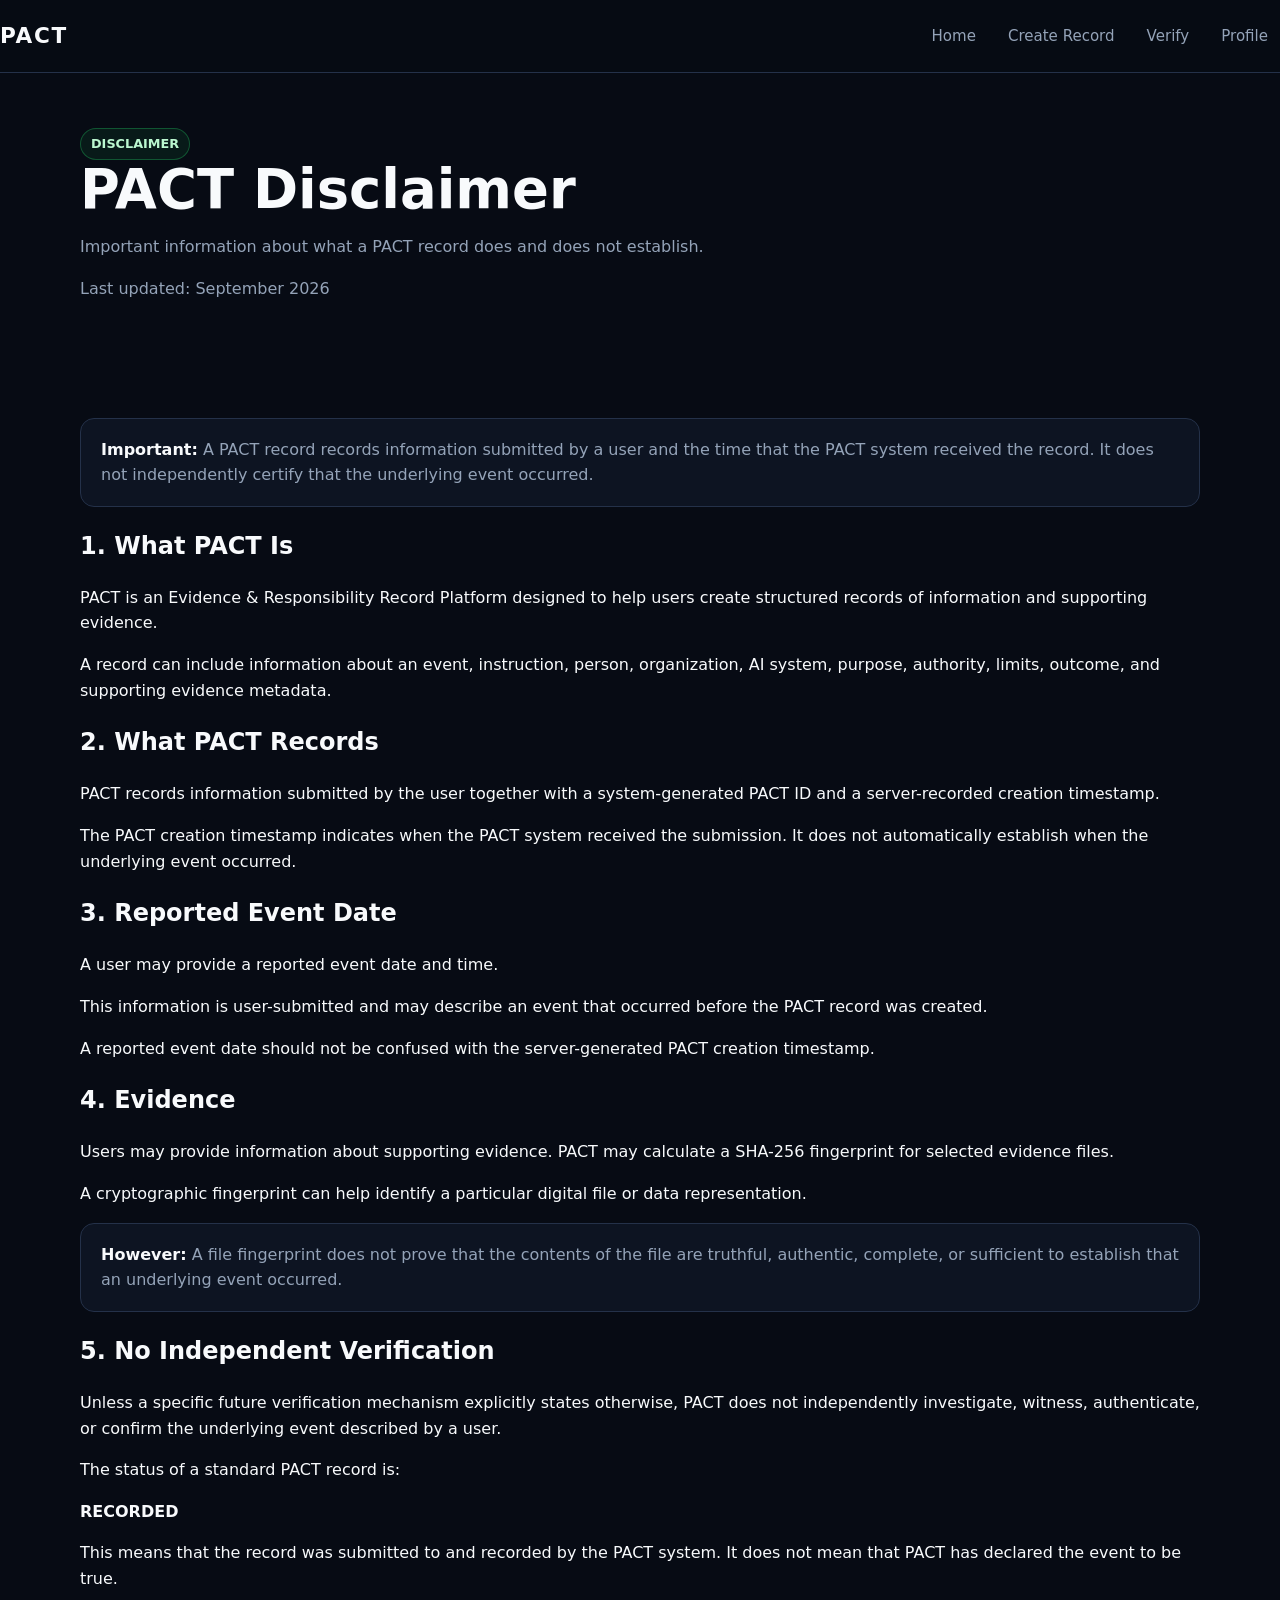
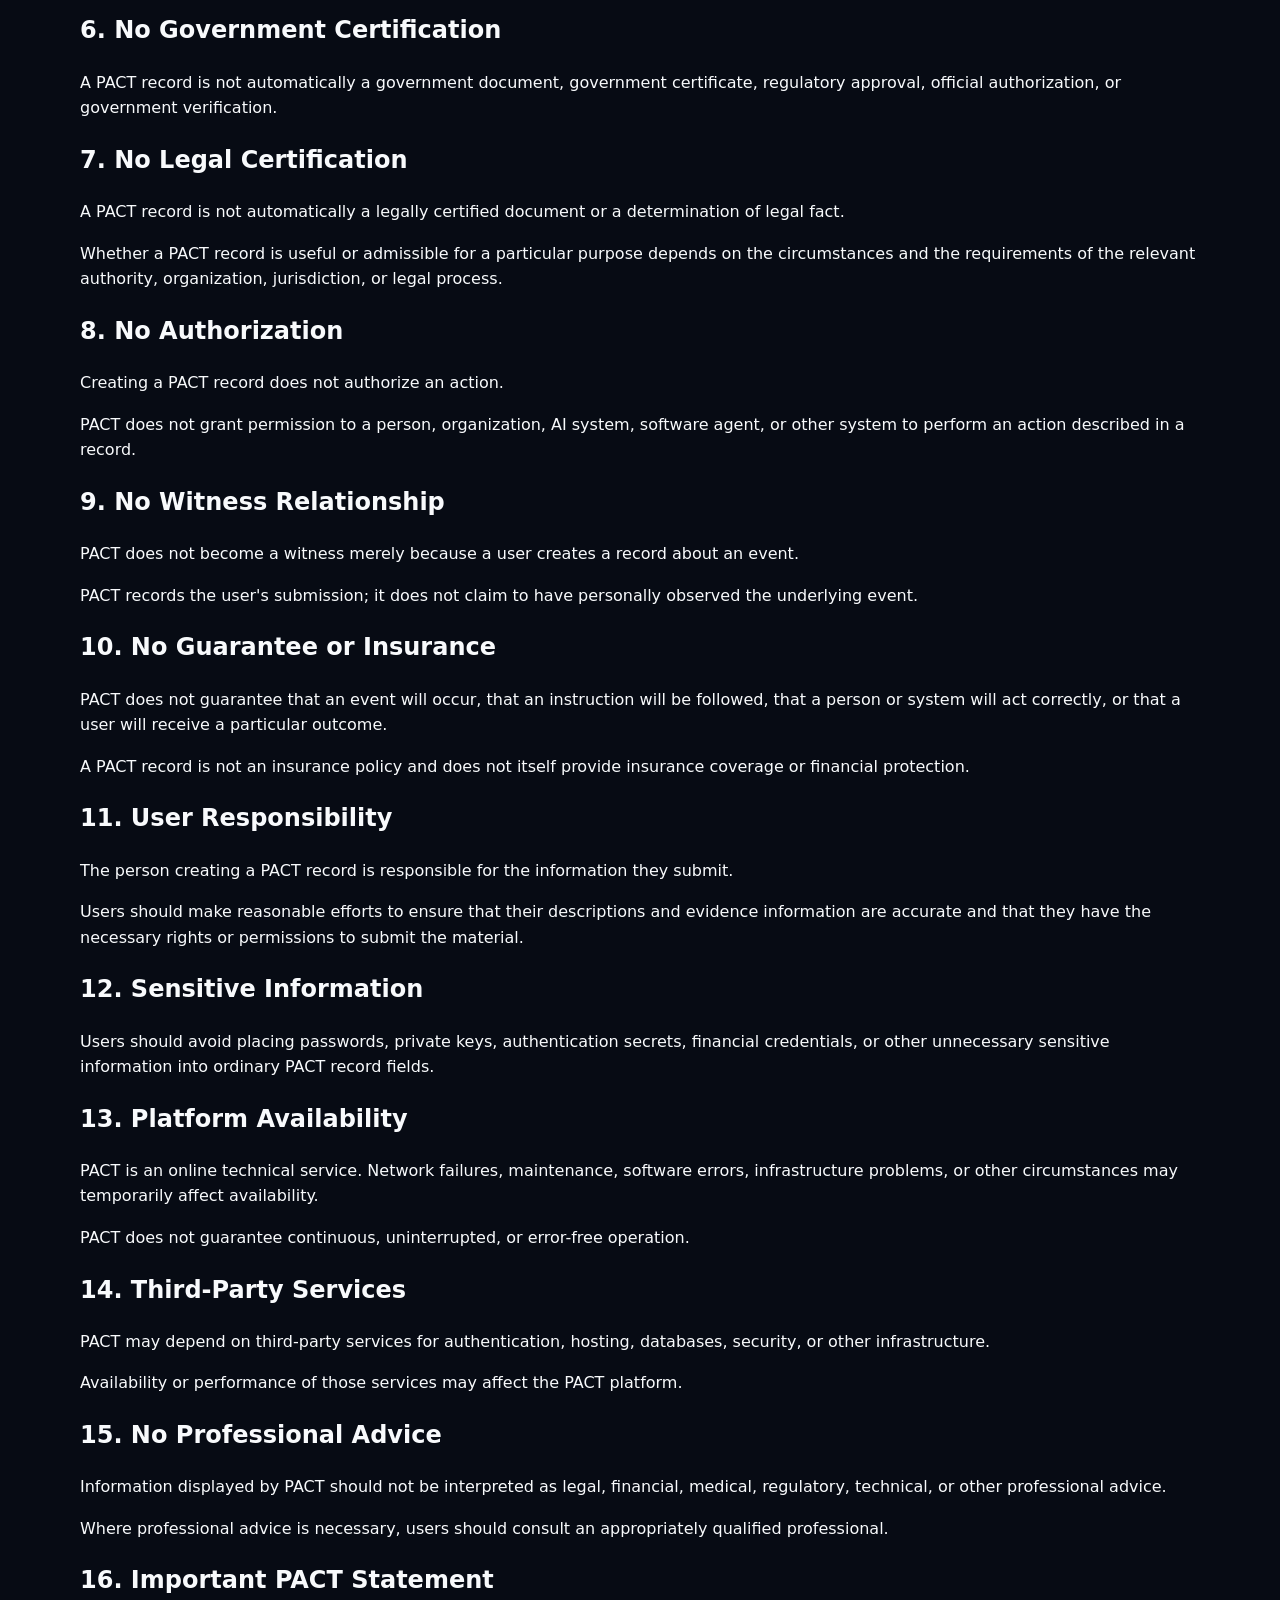
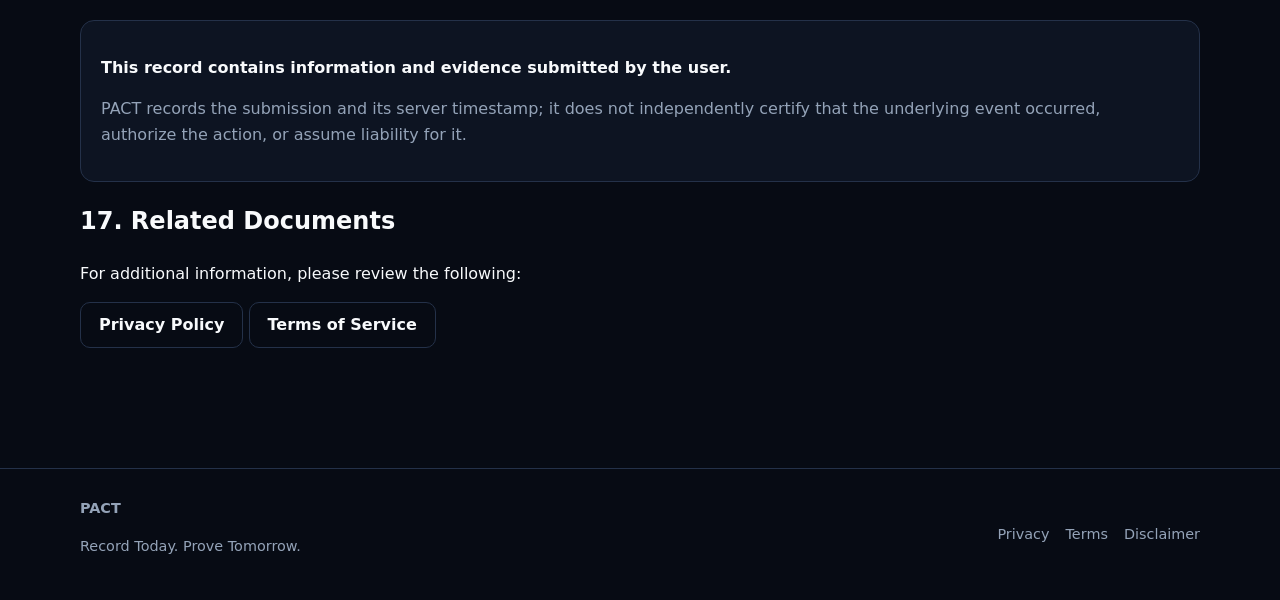
<file: PACT-Evidence/disclaimer.html>
<!DOCTYPE html>
<html lang="en">
<head>
  <meta charset="UTF-8">

  <meta
    name="viewport"
    content="width=device-width, initial-scale=1.0"
  >

  <meta
    name="description"
    content="PACT Disclaimer — Important information about PACT records, evidence, timestamps, verification, and platform responsibility."
  >

  <meta
    name="robots"
    content="index, follow"
  >

  <title>Disclaimer — PACT</title>

  <link
    rel="stylesheet"
    href="./styles.css"
  >
</head>

<body>

  <!-- Navigation -->
  <nav class="nav">
    <div class="nav-inner">

      <a
        href="./index.html"
        class="brand"
        aria-label="PACT Home"
      >
        PACT
      </a>

      <div class="navlinks">
        <a href="./index.html">Home</a>
        <a href="./create.html">Create Record</a>
        <a href="./verify.html">Verify</a>
        <a href="./profile.html">Profile</a>
      </div>

    </div>
  </nav>


  <!-- Main -->
  <main>

    <section class="page-header">
      <div class="container">

        <div class="badge">
          DISCLAIMER
        </div>

        <h1>
          PACT Disclaimer
        </h1>

        <p>
          Important information about what a PACT record does
          and does not establish.
        </p>

        <p class="muted">
          Last updated: September 2026
        </p>

      </div>
    </section>


    <section class="section">
      <div class="container">

        <div class="content-card">

          <div class="notice">
            <strong>Important:</strong>
            A PACT record records information submitted by a user
            and the time that the PACT system received the record.
            It does not independently certify that the underlying
            event occurred.
          </div>


          <h2>1. What PACT Is</h2>

          <p>
            PACT is an Evidence &amp; Responsibility Record Platform
            designed to help users create structured records of
            information and supporting evidence.
          </p>

          <p>
            A record can include information about an event,
            instruction, person, organization, AI system, purpose,
            authority, limits, outcome, and supporting evidence
            metadata.
          </p>


          <h2>2. What PACT Records</h2>

          <p>
            PACT records information submitted by the user together
            with a system-generated PACT ID and a server-recorded
            creation timestamp.
          </p>

          <p>
            The PACT creation timestamp indicates when the PACT system
            received the submission. It does not automatically establish
            when the underlying event occurred.
          </p>


          <h2>3. Reported Event Date</h2>

          <p>
            A user may provide a reported event date and time.
          </p>

          <p>
            This information is user-submitted and may describe an
            event that occurred before the PACT record was created.
          </p>

          <p>
            A reported event date should not be confused with the
            server-generated PACT creation timestamp.
          </p>


          <h2>4. Evidence</h2>

          <p>
            Users may provide information about supporting evidence.
            PACT may calculate a SHA-256 fingerprint for selected
            evidence files.
          </p>

          <p>
            A cryptographic fingerprint can help identify a particular
            digital file or data representation.
          </p>

          <div class="notice">
            <strong>However:</strong>
            A file fingerprint does not prove that the contents of the
            file are truthful, authentic, complete, or sufficient to
            establish that an underlying event occurred.
          </div>


          <h2>5. No Independent Verification</h2>

          <p>
            Unless a specific future verification mechanism explicitly
            states otherwise, PACT does not independently investigate,
            witness, authenticate, or confirm the underlying event
            described by a user.
          </p>

          <p>
            The status of a standard PACT record is:
          </p>

          <p>
            <strong>RECORDED</strong>
          </p>

          <p>
            This means that the record was submitted to and recorded
            by the PACT system. It does not mean that PACT has declared
            the event to be true.
          </p>


          <h2>6. No Government Certification</h2>

          <p>
            A PACT record is not automatically a government document,
            government certificate, regulatory approval, official
            authorization, or government verification.
          </p>


          <h2>7. No Legal Certification</h2>

          <p>
            A PACT record is not automatically a legally certified
            document or a determination of legal fact.
          </p>

          <p>
            Whether a PACT record is useful or admissible for a
            particular purpose depends on the circumstances and the
            requirements of the relevant authority, organization,
            jurisdiction, or legal process.
          </p>


          <h2>8. No Authorization</h2>

          <p>
            Creating a PACT record does not authorize an action.
          </p>

          <p>
            PACT does not grant permission to a person, organization,
            AI system, software agent, or other system to perform an
            action described in a record.
          </p>


          <h2>9. No Witness Relationship</h2>

          <p>
            PACT does not become a witness merely because a user
            creates a record about an event.
          </p>

          <p>
            PACT records the user's submission; it does not claim to
            have personally observed the underlying event.
          </p>


          <h2>10. No Guarantee or Insurance</h2>

          <p>
            PACT does not guarantee that an event will occur, that an
            instruction will be followed, that a person or system will
            act correctly, or that a user will receive a particular
            outcome.
          </p>

          <p>
            A PACT record is not an insurance policy and does not itself
            provide insurance coverage or financial protection.
          </p>


          <h2>11. User Responsibility</h2>

          <p>
            The person creating a PACT record is responsible for the
            information they submit.
          </p>

          <p>
            Users should make reasonable efforts to ensure that their
            descriptions and evidence information are accurate and that
            they have the necessary rights or permissions to submit
            the material.
          </p>


          <h2>12. Sensitive Information</h2>

          <p>
            Users should avoid placing passwords, private keys,
            authentication secrets, financial credentials, or other
            unnecessary sensitive information into ordinary PACT
            record fields.
          </p>


          <h2>13. Platform Availability</h2>

          <p>
            PACT is an online technical service. Network failures,
            maintenance, software errors, infrastructure problems, or
            other circumstances may temporarily affect availability.
          </p>

          <p>
            PACT does not guarantee continuous, uninterrupted, or
            error-free operation.
          </p>


          <h2>14. Third-Party Services</h2>

          <p>
            PACT may depend on third-party services for authentication,
            hosting, databases, security, or other infrastructure.
          </p>

          <p>
            Availability or performance of those services may affect
            the PACT platform.
          </p>


          <h2>15. No Professional Advice</h2>

          <p>
            Information displayed by PACT should not be interpreted as
            legal, financial, medical, regulatory, technical, or other
            professional advice.
          </p>

          <p>
            Where professional advice is necessary, users should
            consult an appropriately qualified professional.
          </p>


          <h2>16. Important PACT Statement</h2>

          <div class="notice">

            <p>
              <strong>
                This record contains information and evidence
                submitted by the user.
              </strong>
            </p>

            <p>
              PACT records the submission and its server timestamp;
              it does not independently certify that the underlying
              event occurred, authorize the action, or assume
              liability for it.
            </p>

          </div>


          <h2>17. Related Documents</h2>

          <p>
            For additional information, please review the following:
          </p>

          <div class="button-row">

            <a
              href="./privacy.html"
              class="btn btn-ghost"
            >
              Privacy Policy
            </a>

            <a
              href="./terms.html"
              class="btn btn-ghost"
            >
              Terms of Service
            </a>

          </div>

        </div>

      </div>
    </section>

  </main>


  <!-- Footer -->
  <footer class="footer">

    <div class="container footer-inner">

      <div>

        <strong>PACT</strong>

        <p>
          Record Today. Prove Tomorrow.
        </p>

      </div>

      <div class="footer-links">

        <a href="./privacy.html">
          Privacy
        </a>

        <a href="./terms.html">
          Terms
        </a>

        <a href="./disclaimer.html">
          Disclaimer
        </a>

      </div>

    </div>

  </footer>

</body>
</html>
</file>
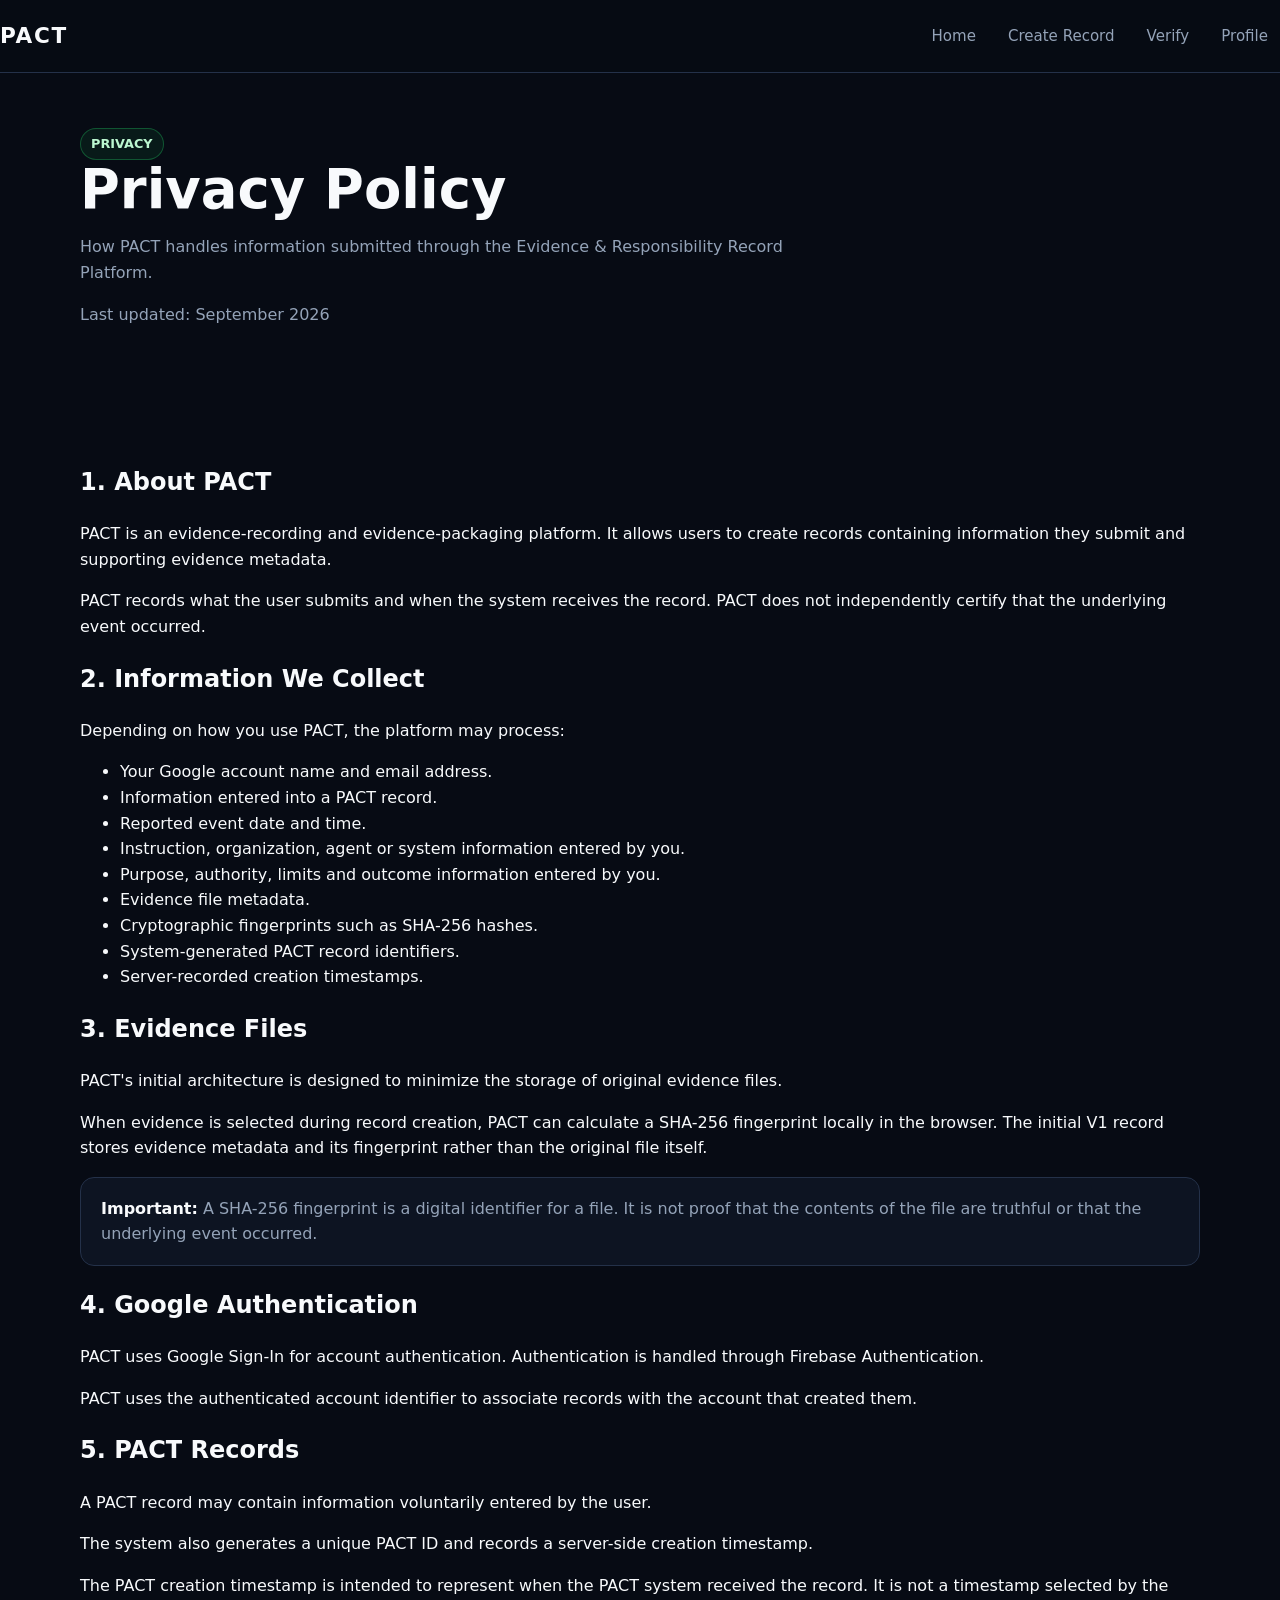
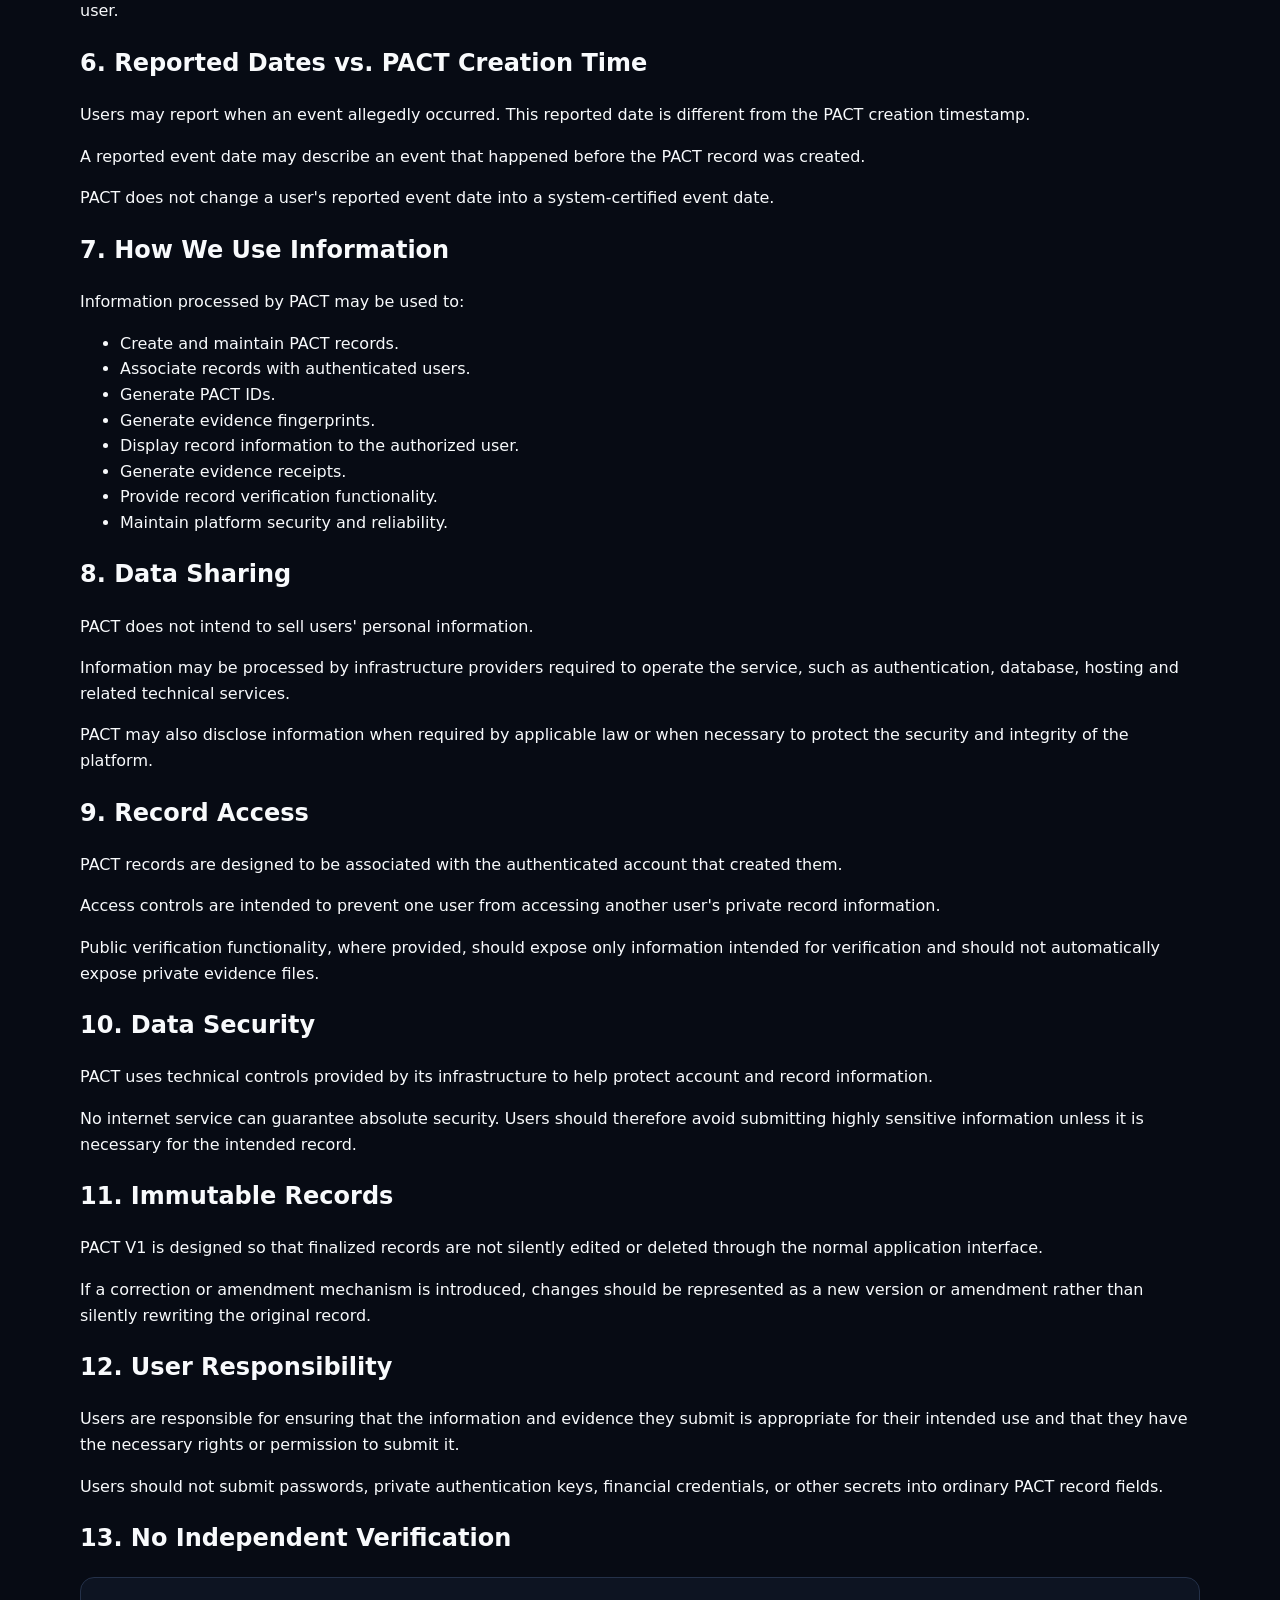
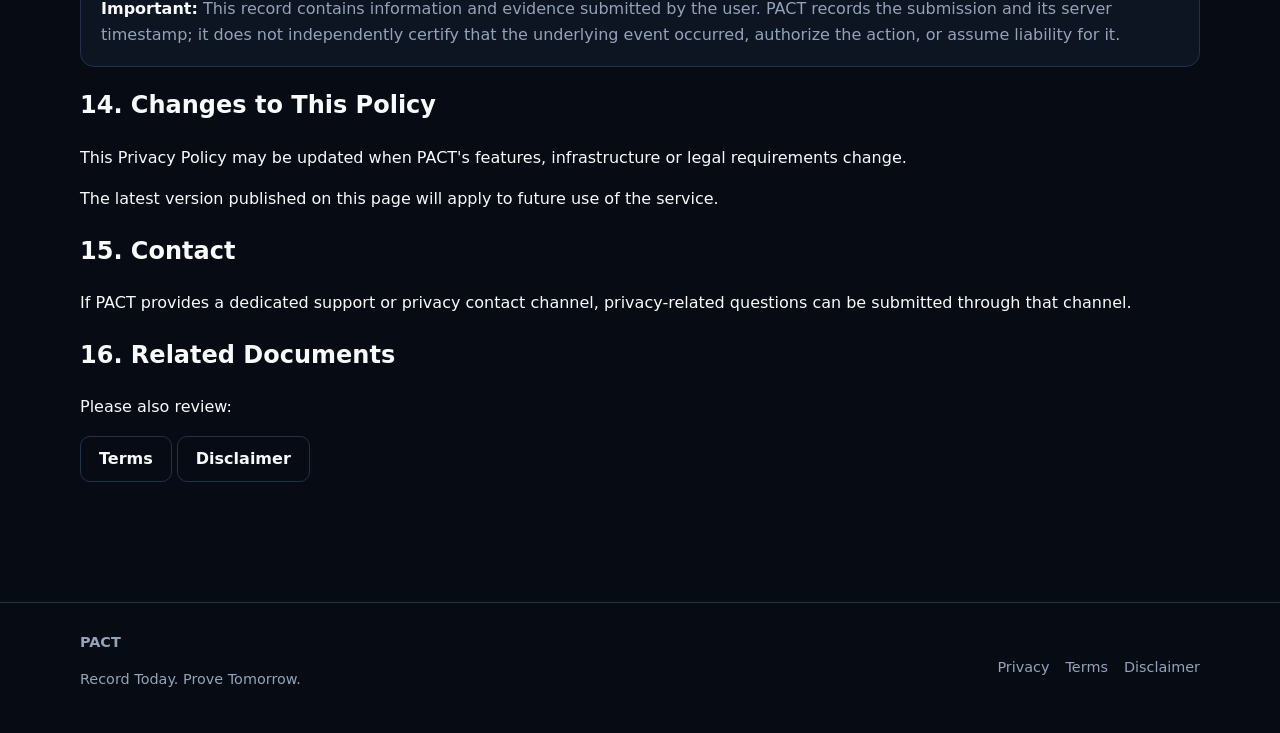
<file: PACT-Evidence/privacy.html>
<!DOCTYPE html>
<html lang="en">
<head>
  <meta charset="UTF-8" />

  <meta
    name="viewport"
    content="width=device-width, initial-scale=1.0"
  />

  <meta
    name="description"
    content="PACT Privacy Policy — Learn how PACT handles account information, records, evidence metadata, timestamps, and privacy."
  />

  <meta
    name="robots"
    content="index, follow"
  />

  <title>Privacy Policy — PACT</title>

  <link
    rel="stylesheet"
    href="./styles.css"
  />
</head>

<body>

  <!-- Navigation -->
  <nav class="nav">
    <div class="nav-inner">

      <a
        href="./index.html"
        class="brand"
        aria-label="PACT Home"
      >
        PACT
      </a>

      <div class="navlinks">
        <a href="./index.html">Home</a>
        <a href="./create.html">Create Record</a>
        <a href="./verify.html">Verify</a>
        <a href="./profile.html">Profile</a>
      </div>

    </div>
  </nav>


  <!-- Main Content -->
  <main>

    <section class="page-header">
      <div class="container">

        <div class="badge">
          PRIVACY
        </div>

        <h1>
          Privacy Policy
        </h1>

        <p>
          How PACT handles information submitted through the
          Evidence &amp; Responsibility Record Platform.
        </p>

        <p class="muted">
          Last updated: September 2026
        </p>

      </div>
    </section>


    <section class="section">
      <div class="container">

        <div class="content-card">

          <h2>1. About PACT</h2>

          <p>
            PACT is an evidence-recording and evidence-packaging
            platform. It allows users to create records containing
            information they submit and supporting evidence metadata.
          </p>

          <p>
            PACT records what the user submits and when the system
            receives the record. PACT does not independently certify
            that the underlying event occurred.
          </p>


          <h2>2. Information We Collect</h2>

          <p>
            Depending on how you use PACT, the platform may process:
          </p>

          <ul>
            <li>Your Google account name and email address.</li>
            <li>Information entered into a PACT record.</li>
            <li>Reported event date and time.</li>
            <li>Instruction, organization, agent or system information entered by you.</li>
            <li>Purpose, authority, limits and outcome information entered by you.</li>
            <li>Evidence file metadata.</li>
            <li>Cryptographic fingerprints such as SHA-256 hashes.</li>
            <li>System-generated PACT record identifiers.</li>
            <li>Server-recorded creation timestamps.</li>
          </ul>


          <h2>3. Evidence Files</h2>

          <p>
            PACT's initial architecture is designed to minimize the
            storage of original evidence files.
          </p>

          <p>
            When evidence is selected during record creation, PACT
            can calculate a SHA-256 fingerprint locally in the browser.
            The initial V1 record stores evidence metadata and its
            fingerprint rather than the original file itself.
          </p>

          <div class="notice">
            <strong>Important:</strong>
            A SHA-256 fingerprint is a digital identifier for a file.
            It is not proof that the contents of the file are truthful
            or that the underlying event occurred.
          </div>


          <h2>4. Google Authentication</h2>

          <p>
            PACT uses Google Sign-In for account authentication.
            Authentication is handled through Firebase Authentication.
          </p>

          <p>
            PACT uses the authenticated account identifier to associate
            records with the account that created them.
          </p>


          <h2>5. PACT Records</h2>

          <p>
            A PACT record may contain information voluntarily entered
            by the user.
          </p>

          <p>
            The system also generates a unique PACT ID and records a
            server-side creation timestamp.
          </p>

          <p>
            The PACT creation timestamp is intended to represent when
            the PACT system received the record. It is not a timestamp
            selected by the user.
          </p>


          <h2>6. Reported Dates vs. PACT Creation Time</h2>

          <p>
            Users may report when an event allegedly occurred. This
            reported date is different from the PACT creation timestamp.
          </p>

          <p>
            A reported event date may describe an event that happened
            before the PACT record was created.
          </p>

          <p>
            PACT does not change a user's reported event date into a
            system-certified event date.
          </p>


          <h2>7. How We Use Information</h2>

          <p>
            Information processed by PACT may be used to:
          </p>

          <ul>
            <li>Create and maintain PACT records.</li>
            <li>Associate records with authenticated users.</li>
            <li>Generate PACT IDs.</li>
            <li>Generate evidence fingerprints.</li>
            <li>Display record information to the authorized user.</li>
            <li>Generate evidence receipts.</li>
            <li>Provide record verification functionality.</li>
            <li>Maintain platform security and reliability.</li>
          </ul>


          <h2>8. Data Sharing</h2>

          <p>
            PACT does not intend to sell users' personal information.
          </p>

          <p>
            Information may be processed by infrastructure providers
            required to operate the service, such as authentication,
            database, hosting and related technical services.
          </p>

          <p>
            PACT may also disclose information when required by
            applicable law or when necessary to protect the security
            and integrity of the platform.
          </p>


          <h2>9. Record Access</h2>

          <p>
            PACT records are designed to be associated with the
            authenticated account that created them.
          </p>

          <p>
            Access controls are intended to prevent one user from
            accessing another user's private record information.
          </p>

          <p>
            Public verification functionality, where provided, should
            expose only information intended for verification and
            should not automatically expose private evidence files.
          </p>


          <h2>10. Data Security</h2>

          <p>
            PACT uses technical controls provided by its infrastructure
            to help protect account and record information.
          </p>

          <p>
            No internet service can guarantee absolute security.
            Users should therefore avoid submitting highly sensitive
            information unless it is necessary for the intended record.
          </p>


          <h2>11. Immutable Records</h2>

          <p>
            PACT V1 is designed so that finalized records are not
            silently edited or deleted through the normal application
            interface.
          </p>

          <p>
            If a correction or amendment mechanism is introduced,
            changes should be represented as a new version or amendment
            rather than silently rewriting the original record.
          </p>


          <h2>12. User Responsibility</h2>

          <p>
            Users are responsible for ensuring that the information and
            evidence they submit is appropriate for their intended use
            and that they have the necessary rights or permission to
            submit it.
          </p>

          <p>
            Users should not submit passwords, private authentication
            keys, financial credentials, or other secrets into ordinary
            PACT record fields.
          </p>


          <h2>13. No Independent Verification</h2>

          <div class="notice">
            <strong>Important:</strong>
            This record contains information and evidence submitted by
            the user. PACT records the submission and its server
            timestamp; it does not independently certify that the
            underlying event occurred, authorize the action, or assume
            liability for it.
          </div>


          <h2>14. Changes to This Policy</h2>

          <p>
            This Privacy Policy may be updated when PACT's features,
            infrastructure or legal requirements change.
          </p>

          <p>
            The latest version published on this page will apply to
            future use of the service.
          </p>


          <h2>15. Contact</h2>

          <p>
            If PACT provides a dedicated support or privacy contact
            channel, privacy-related questions can be submitted through
            that channel.
          </p>


          <h2>16. Related Documents</h2>

          <p>
            Please also review:
          </p>

          <div class="button-row">

            <a
              href="./terms.html"
              class="btn btn-ghost"
            >
              Terms
            </a>

            <a
              href="./disclaimer.html"
              class="btn btn-ghost"
            >
              Disclaimer
            </a>

          </div>

        </div>

      </div>
    </section>

  </main>


  <!-- Footer -->
  <footer class="footer">

    <div class="container footer-inner">

      <div>
        <strong>PACT</strong>
        <p>
          Record Today. Prove Tomorrow.
        </p>
      </div>

      <div class="footer-links">
        <a href="./privacy.html">Privacy</a>
        <a href="./terms.html">Terms</a>
        <a href="./disclaimer.html">Disclaimer</a>
      </div>

    </div>

  </footer>

</body>
</html>
</file>
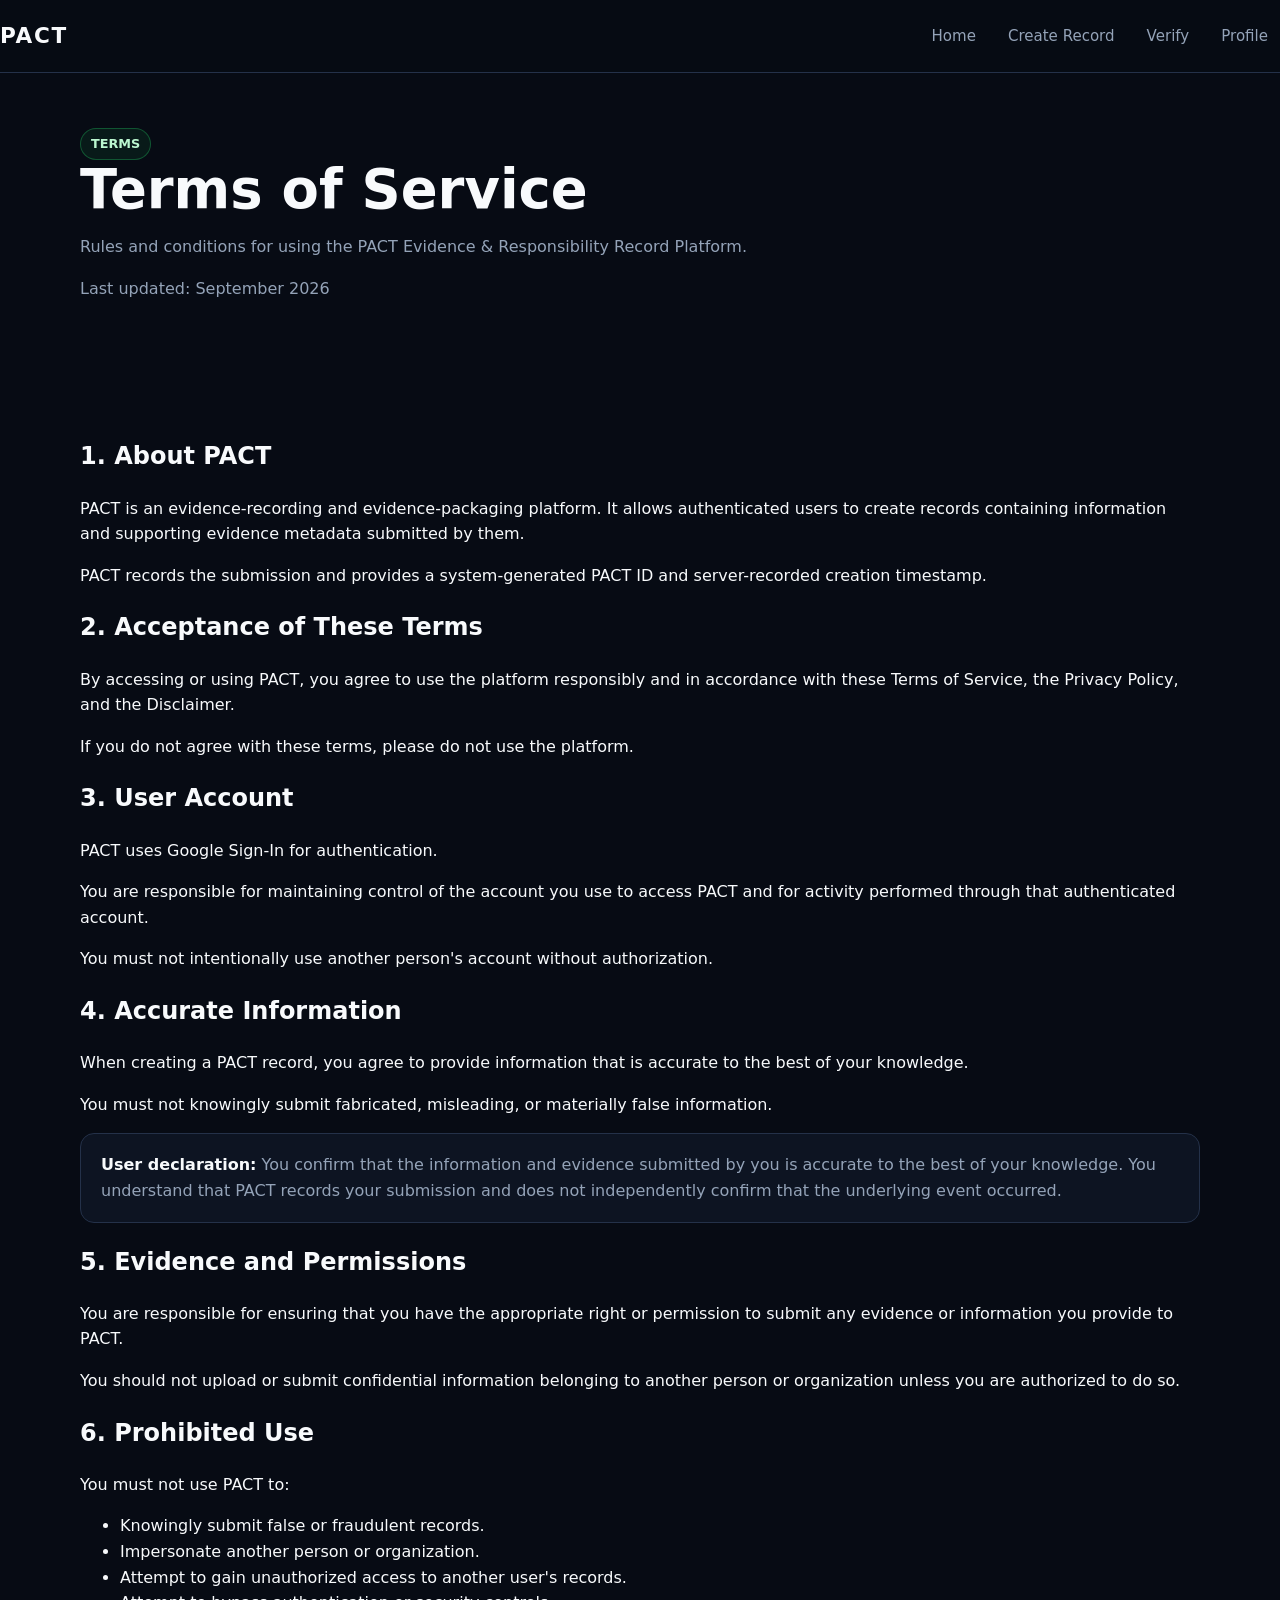
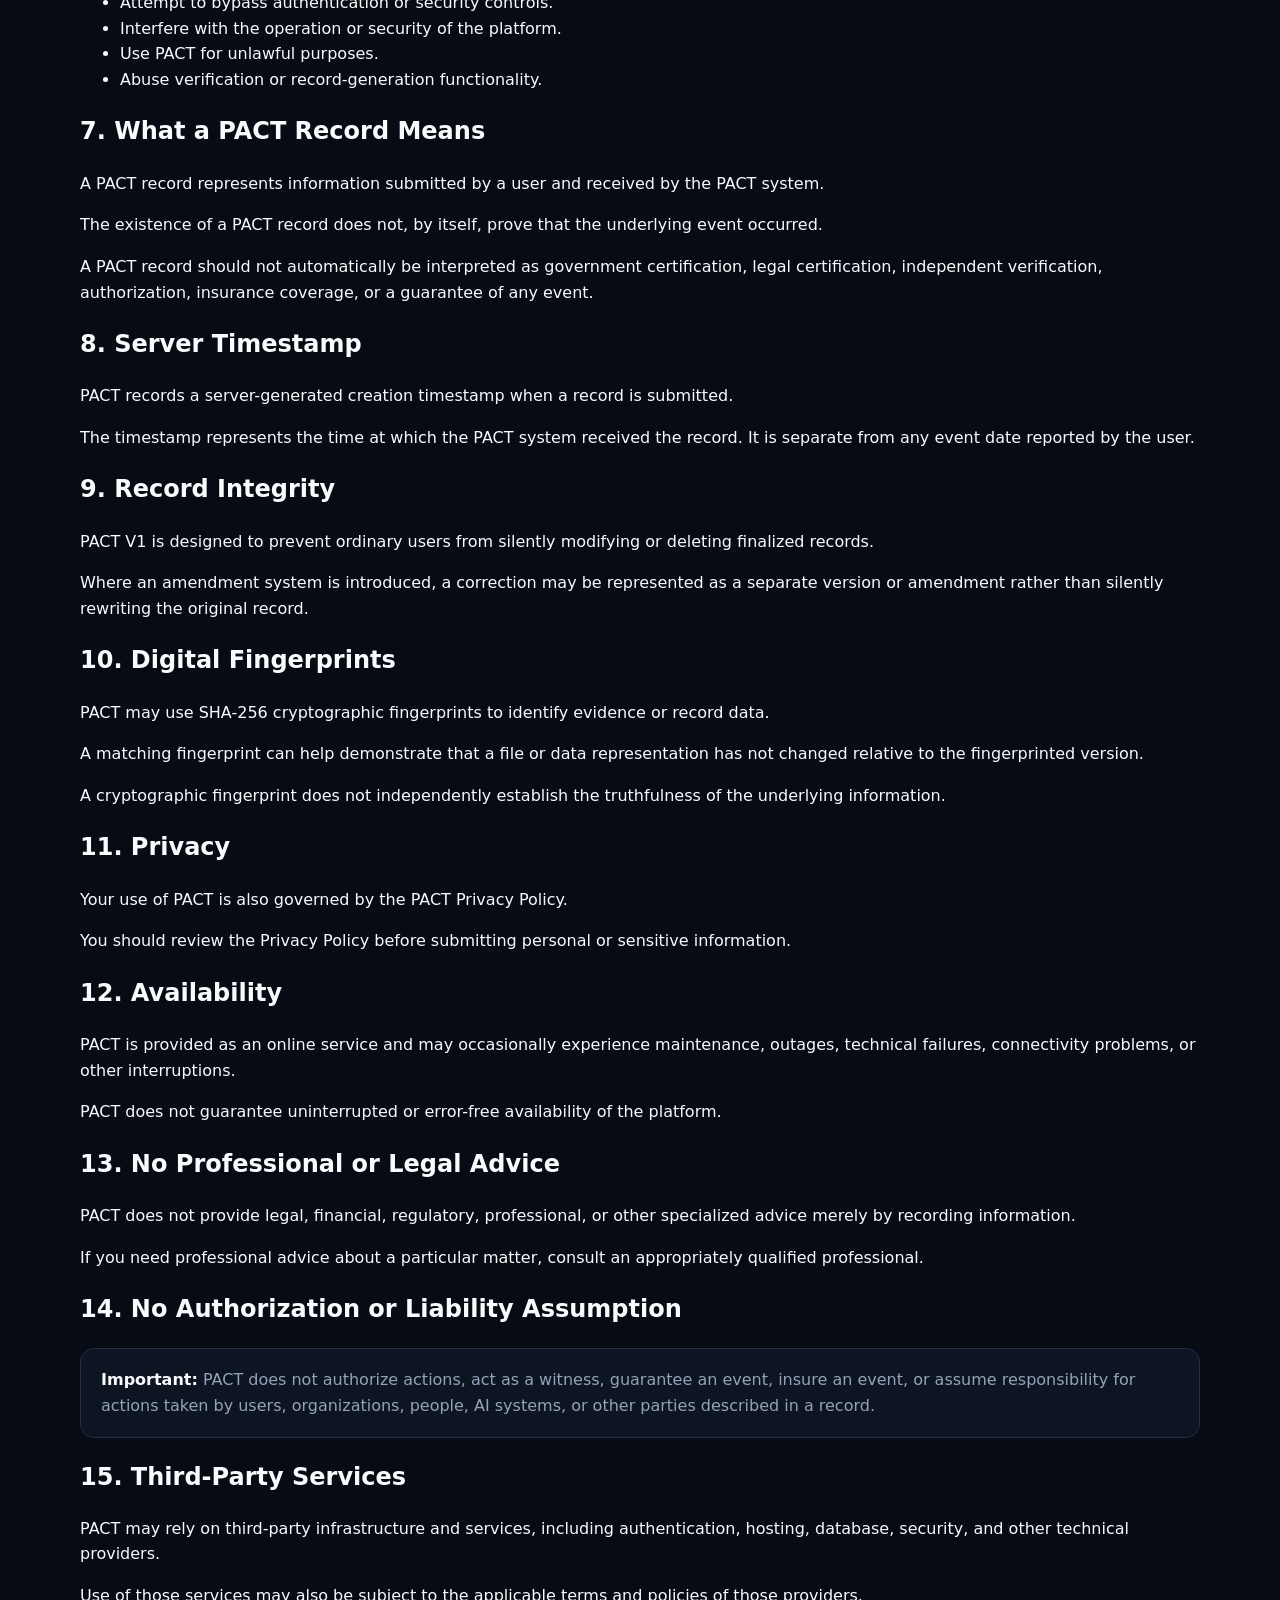
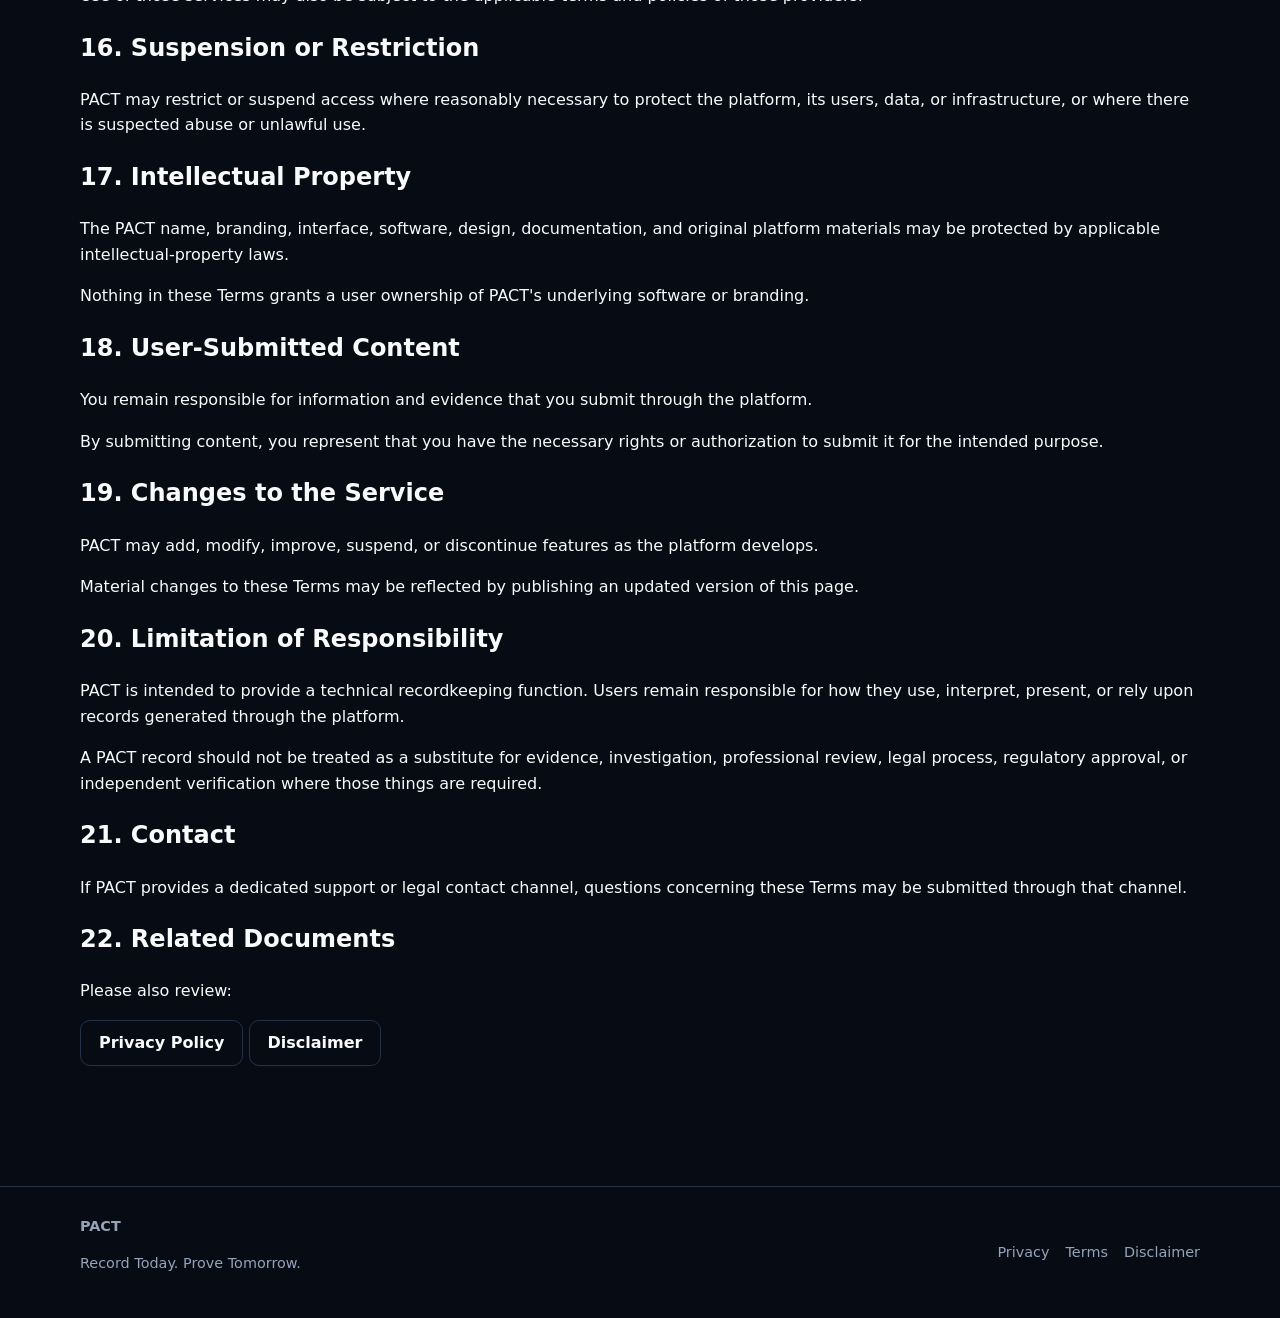
<file: PACT-Evidence/terms.html>
<!DOCTYPE html>
<html lang="en">
<head>
  <meta charset="UTF-8">

  <meta
    name="viewport"
    content="width=device-width, initial-scale=1.0"
  >

  <meta
    name="description"
    content="PACT Terms of Service — Terms governing the use of the PACT Evidence & Responsibility Record Platform."
  >

  <meta
    name="robots"
    content="index, follow"
  >

  <title>Terms of Service — PACT</title>

  <link
    rel="stylesheet"
    href="./styles.css"
  >
</head>

<body>

  <!-- Navigation -->
  <nav class="nav">
    <div class="nav-inner">

      <a
        href="./index.html"
        class="brand"
        aria-label="PACT Home"
      >
        PACT
      </a>

      <div class="navlinks">
        <a href="./index.html">Home</a>
        <a href="./create.html">Create Record</a>
        <a href="./verify.html">Verify</a>
        <a href="./profile.html">Profile</a>
      </div>

    </div>
  </nav>


  <!-- Page Header -->
  <main>

    <section class="page-header">
      <div class="container">

        <div class="badge">
          TERMS
        </div>

        <h1>
          Terms of Service
        </h1>

        <p>
          Rules and conditions for using the PACT Evidence &
          Responsibility Record Platform.
        </p>

        <p class="muted">
          Last updated: September 2026
        </p>

      </div>
    </section>


    <!-- Terms Content -->
    <section class="section">
      <div class="container">

        <div class="content-card">

          <h2>1. About PACT</h2>

          <p>
            PACT is an evidence-recording and evidence-packaging
            platform. It allows authenticated users to create records
            containing information and supporting evidence metadata
            submitted by them.
          </p>

          <p>
            PACT records the submission and provides a system-generated
            PACT ID and server-recorded creation timestamp.
          </p>


          <h2>2. Acceptance of These Terms</h2>

          <p>
            By accessing or using PACT, you agree to use the platform
            responsibly and in accordance with these Terms of Service,
            the Privacy Policy, and the Disclaimer.
          </p>

          <p>
            If you do not agree with these terms, please do not use
            the platform.
          </p>


          <h2>3. User Account</h2>

          <p>
            PACT uses Google Sign-In for authentication.
          </p>

          <p>
            You are responsible for maintaining control of the account
            you use to access PACT and for activity performed through
            that authenticated account.
          </p>

          <p>
            You must not intentionally use another person's account
            without authorization.
          </p>


          <h2>4. Accurate Information</h2>

          <p>
            When creating a PACT record, you agree to provide
            information that is accurate to the best of your knowledge.
          </p>

          <p>
            You must not knowingly submit fabricated, misleading, or
            materially false information.
          </p>

          <div class="notice">
            <strong>User declaration:</strong>
            You confirm that the information and evidence submitted by
            you is accurate to the best of your knowledge. You
            understand that PACT records your submission and does not
            independently confirm that the underlying event occurred.
          </div>


          <h2>5. Evidence and Permissions</h2>

          <p>
            You are responsible for ensuring that you have the
            appropriate right or permission to submit any evidence or
            information you provide to PACT.
          </p>

          <p>
            You should not upload or submit confidential information
            belonging to another person or organization unless you are
            authorized to do so.
          </p>


          <h2>6. Prohibited Use</h2>

          <p>
            You must not use PACT to:
          </p>

          <ul>
            <li>Knowingly submit false or fraudulent records.</li>
            <li>Impersonate another person or organization.</li>
            <li>Attempt to gain unauthorized access to another user's records.</li>
            <li>Attempt to bypass authentication or security controls.</li>
            <li>Interfere with the operation or security of the platform.</li>
            <li>Use PACT for unlawful purposes.</li>
            <li>Abuse verification or record-generation functionality.</li>
          </ul>


          <h2>7. What a PACT Record Means</h2>

          <p>
            A PACT record represents information submitted by a user
            and received by the PACT system.
          </p>

          <p>
            The existence of a PACT record does not, by itself, prove
            that the underlying event occurred.
          </p>

          <p>
            A PACT record should not automatically be interpreted as
            government certification, legal certification, independent
            verification, authorization, insurance coverage, or a
            guarantee of any event.
          </p>


          <h2>8. Server Timestamp</h2>

          <p>
            PACT records a server-generated creation timestamp when a
            record is submitted.
          </p>

          <p>
            The timestamp represents the time at which the PACT system
            received the record. It is separate from any event date
            reported by the user.
          </p>


          <h2>9. Record Integrity</h2>

          <p>
            PACT V1 is designed to prevent ordinary users from silently
            modifying or deleting finalized records.
          </p>

          <p>
            Where an amendment system is introduced, a correction may
            be represented as a separate version or amendment rather
            than silently rewriting the original record.
          </p>


          <h2>10. Digital Fingerprints</h2>

          <p>
            PACT may use SHA-256 cryptographic fingerprints to identify
            evidence or record data.
          </p>

          <p>
            A matching fingerprint can help demonstrate that a file
            or data representation has not changed relative to the
            fingerprinted version.
          </p>

          <p>
            A cryptographic fingerprint does not independently establish
            the truthfulness of the underlying information.
          </p>


          <h2>11. Privacy</h2>

          <p>
            Your use of PACT is also governed by the PACT Privacy
            Policy.
          </p>

          <p>
            You should review the Privacy Policy before submitting
            personal or sensitive information.
          </p>


          <h2>12. Availability</h2>

          <p>
            PACT is provided as an online service and may occasionally
            experience maintenance, outages, technical failures,
            connectivity problems, or other interruptions.
          </p>

          <p>
            PACT does not guarantee uninterrupted or error-free
            availability of the platform.
          </p>


          <h2>13. No Professional or Legal Advice</h2>

          <p>
            PACT does not provide legal, financial, regulatory,
            professional, or other specialized advice merely by
            recording information.
          </p>

          <p>
            If you need professional advice about a particular matter,
            consult an appropriately qualified professional.
          </p>


          <h2>14. No Authorization or Liability Assumption</h2>

          <div class="notice">
            <strong>Important:</strong>
            PACT does not authorize actions, act as a witness,
            guarantee an event, insure an event, or assume responsibility
            for actions taken by users, organizations, people, AI
            systems, or other parties described in a record.
          </div>


          <h2>15. Third-Party Services</h2>

          <p>
            PACT may rely on third-party infrastructure and services,
            including authentication, hosting, database, security, and
            other technical providers.
          </p>

          <p>
            Use of those services may also be subject to the applicable
            terms and policies of those providers.
          </p>


          <h2>16. Suspension or Restriction</h2>

          <p>
            PACT may restrict or suspend access where reasonably
            necessary to protect the platform, its users, data, or
            infrastructure, or where there is suspected abuse or
            unlawful use.
          </p>


          <h2>17. Intellectual Property</h2>

          <p>
            The PACT name, branding, interface, software, design,
            documentation, and original platform materials may be
            protected by applicable intellectual-property laws.
          </p>

          <p>
            Nothing in these Terms grants a user ownership of PACT's
            underlying software or branding.
          </p>


          <h2>18. User-Submitted Content</h2>

          <p>
            You remain responsible for information and evidence that
            you submit through the platform.
          </p>

          <p>
            By submitting content, you represent that you have the
            necessary rights or authorization to submit it for the
            intended purpose.
          </p>


          <h2>19. Changes to the Service</h2>

          <p>
            PACT may add, modify, improve, suspend, or discontinue
            features as the platform develops.
          </p>

          <p>
            Material changes to these Terms may be reflected by
            publishing an updated version of this page.
          </p>


          <h2>20. Limitation of Responsibility</h2>

          <p>
            PACT is intended to provide a technical recordkeeping
            function. Users remain responsible for how they use,
            interpret, present, or rely upon records generated through
            the platform.
          </p>

          <p>
            A PACT record should not be treated as a substitute for
            evidence, investigation, professional review, legal
            process, regulatory approval, or independent verification
            where those things are required.
          </p>


          <h2>21. Contact</h2>

          <p>
            If PACT provides a dedicated support or legal contact
            channel, questions concerning these Terms may be submitted
            through that channel.
          </p>


          <h2>22. Related Documents</h2>

          <p>
            Please also review:
          </p>

          <div class="button-row">

            <a
              href="./privacy.html"
              class="btn btn-ghost"
            >
              Privacy Policy
            </a>

            <a
              href="./disclaimer.html"
              class="btn btn-ghost"
            >
              Disclaimer
            </a>

          </div>

        </div>

      </div>
    </section>

  </main>


  <!-- Footer -->
  <footer class="footer">

    <div class="container footer-inner">

      <div>
        <strong>PACT</strong>

        <p>
          Record Today. Prove Tomorrow.
        </p>
      </div>

      <div class="footer-links">

        <a href="./privacy.html">
          Privacy
        </a>

        <a href="./terms.html">
          Terms
        </a>

        <a href="./disclaimer.html">
          Disclaimer
        </a>

      </div>

    </div>

  </footer>

</body>
  </html>
</file>
<file: PACT-Evidence/styles.css>
/* PACT Evidence
   Global Styles
*/

:root {
  --bg: #070b14;
  --surface: #0d1422;
  --surface-2: #111a2b;
  --border: #243149;
  --text: #f8fafc;
  --muted: #94a3b8;
  --accent: #4f8cff;
  --accent-hover: #3b7bf0;
  --success: #22c55e;
  --warning: #f59e0b;
  --danger: #ef4444;
}

* {
  box-sizing: border-box;
}

html {
  scroll-behavior: smooth;
}

body {
  margin: 0;
  min-height: 100vh;
  font-family:
    Inter,
    ui-sans-serif,
    system-ui,
    -apple-system,
    BlinkMacSystemFont,
    "Segoe UI",
    sans-serif;
  background: var(--bg);
  color: var(--text);
  line-height: 1.6;
}

a {
  color: inherit;
  text-decoration: none;
}

button,
input,
textarea,
select {
  font: inherit;
}

button {
  cursor: pointer;
}

img {
  max-width: 100%;
  display: block;
}


/* -----------------------------------------
   Layout
----------------------------------------- */

.container {
  width: min(1120px, calc(100% - 32px));
  margin: 0 auto;
}

.hidden {
  display: none !important;
}


/* -----------------------------------------
   Navigation
----------------------------------------- */

.nav {
  border-bottom: 1px solid var(--border);
  background: rgba(7, 11, 20, 0.94);
}

.nav-inner {
  min-height: 72px;
  display: flex;
  align-items: center;
  justify-content: space-between;
  gap: 20px;
}

.brand {
  font-size: 1.35rem;
  font-weight: 800;
  letter-spacing: 0.08em;
}

.brand span {
  color: var(--accent);
}

.navlinks {
  display: flex;
  align-items: center;
  gap: 8px;
  flex-wrap: wrap;
}

.navlinks a {
  color: var(--muted);
  padding: 9px 12px;
  border-radius: 9px;
  font-size: 0.94rem;
}

.navlinks a:hover {
  color: var(--text);
  background: var(--surface-2);
}


/* -----------------------------------------
   Buttons
----------------------------------------- */

.btn {
  display: inline-flex;
  align-items: center;
  justify-content: center;
  min-height: 46px;
  padding: 0 18px;
  border: 1px solid transparent;
  border-radius: 10px;
  font-weight: 700;
  transition:
    background 0.2s ease,
    border-color 0.2s ease,
    transform 0.2s ease,
    opacity 0.2s ease;
}

.btn:hover {
  transform: translateY(-1px);
}

.btn:disabled {
  cursor: not-allowed;
  opacity: 0.6;
  transform: none;
}

.btn-primary {
  background: var(--accent);
  color: #ffffff;
}

.btn-primary:hover {
  background: var(--accent-hover);
}

.btn-ghost {
  background: transparent;
  border-color: var(--border);
  color: var(--text);
}

.btn-ghost:hover {
  background: var(--surface-2);
}


/* -----------------------------------------
   Hero
----------------------------------------- */

.hero {
  padding: 90px 0 70px;
  text-align: center;
}

.eyebrow {
  display: inline-flex;
  align-items: center;
  gap: 8px;
  padding: 7px 12px;
  border: 1px solid var(--border);
  border-radius: 999px;
  background: rgba(79, 140, 255, 0.08);
  color: #bfdbfe;
  font-size: 0.85rem;
  font-weight: 700;
}

.hero h1 {
  max-width: 900px;
  margin: 22px auto 0;
  font-size: clamp(2.5rem, 7vw, 5.4rem);
  line-height: 1;
  letter-spacing: -0.045em;
}

.hero h1 span {
  color: var(--accent);
}

.hero p {
  max-width: 720px;
  margin: 24px auto 0;
  color: var(--muted);
  font-size: 1.08rem;
}

.hero-actions {
  margin-top: 32px;
  display: flex;
  justify-content: center;
  gap: 12px;
  flex-wrap: wrap;
}


/* -----------------------------------------
   Sections
----------------------------------------- */

.section {
  padding: 70px 0;
}

.section-heading {
  max-width: 720px;
  margin: 0 auto 36px;
  text-align: center;
}

.section-heading h2 {
  margin: 0 0 10px;
  font-size: clamp(1.8rem, 4vw, 2.7rem);
}

.section-heading p {
  margin: 0;
  color: var(--muted);
}


/* -----------------------------------------
   Grid
----------------------------------------- */

.grid {
  display: grid;
  gap: 18px;
}

.grid-2 {
  grid-template-columns: repeat(2, minmax(0, 1fr));
}

.grid-3 {
  grid-template-columns: repeat(3, minmax(0, 1fr));
}


/* -----------------------------------------
   Cards
----------------------------------------- */

.card {
  padding: 26px;
  border: 1px solid var(--border);
  border-radius: 16px;
  background: var(--surface);
}

.card h2,
.card h3 {
  margin-top: 0;
}

.card p {
  color: var(--muted);
}

.card-number {
  width: 38px;
  height: 38px;
  display: grid;
  place-items: center;
  margin-bottom: 18px;
  border-radius: 10px;
  background: rgba(79, 140, 255, 0.12);
  color: #bfdbfe;
  font-weight: 800;
}


/* -----------------------------------------
   Notice
----------------------------------------- */

.notice {
  padding: 18px 20px;
  border: 1px solid var(--border);
  border-radius: 14px;
  background: var(--surface);
  color: var(--muted);
}

.notice strong {
  color: var(--text);
}

.notice.warn {
  border-color: #694b13;
  background: rgba(245, 158, 11, 0.07);
  color: #f8d48a;
}

.notice.warn strong {
  color: #fbbf24;
}

.notice.success {
  border-color: rgba(34, 197, 94, 0.35);
  background: rgba(34, 197, 94, 0.07);
  color: #bbf7d0;
}

.notice.error {
  border-color: rgba(239, 68, 68, 0.35);
  background: rgba(239, 68, 68, 0.07);
  color: #fecaca;
}


/* -----------------------------------------
   Forms
----------------------------------------- */

.form {
  display: grid;
  gap: 20px;
}

.form-group {
  display: grid;
  gap: 8px;
}

.form-label {
  font-weight: 700;
}

.form-help {
  color: var(--muted);
  font-size: 0.88rem;
}

input,
textarea,
select {
  width: 100%;
  border: 1px solid var(--border);
  border-radius: 10px;
  outline: none;
  background: var(--surface-2);
  color: var(--text);
  padding: 12px 14px;
}

input:focus,
textarea:focus,
select:focus {
  border-color: var(--accent);
  box-shadow: 0 0 0 3px rgba(79, 140, 255, 0.12);
}

textarea {
  min-height: 130px;
  resize: vertical;
}

input::placeholder,
textarea::placeholder {
  color: #64748b;
}

input[type="checkbox"] {
  width: 18px;
  height: 18px;
  accent-color: var(--accent);
}


/* -----------------------------------------
   Page Header
----------------------------------------- */

.page-header {
  padding: 55px 0 30px;
}

.page-header h1 {
  margin: 0;
  font-size: clamp(2rem, 5vw, 3.4rem);
  line-height: 1.1;
}

.page-header p {
  max-width: 720px;
  margin-top: 14px;
  color: var(--muted);
}


/* -----------------------------------------
   Trust Section
----------------------------------------- */

.trust-card {
  margin-top: 20px;
  padding: 32px;
  border: 1px solid var(--border);
  border-radius: 18px;
  background: var(--surface);
}

.trust-card h2 {
  margin-top: 0;
}

.trust-card p {
  color: var(--muted);
}

.trust-points {
  margin-top: 22px;
  display: grid;
  gap: 12px;
}

.trust-point {
  display: flex;
  align-items: flex-start;
  gap: 12px;
}

.trust-point b {
  color: var(--success);
}

.trust-point span {
  color: var(--muted);
}


/* -----------------------------------------
   Badge
----------------------------------------- */

.badge {
  display: inline-flex;
  align-items: center;
  width: fit-content;
  padding: 5px 10px;
  border: 1px solid rgba(34, 197, 94, 0.35);
  border-radius: 999px;
  background: rgba(34, 197, 94, 0.08);
  color: #bbf7d0;
  font-size: 0.8rem;
  font-weight: 800;
}


/* -----------------------------------------
   Loading
----------------------------------------- */

.loading {
  display: flex;
  align-items: center;
  gap: 10px;
  color: var(--muted);
}

.loading-dot {
  width: 8px;
  height: 8px;
  border-radius: 50%;
  background: var(--accent);
  animation: pulse 1s infinite ease-in-out;
}

@keyframes pulse {
  0%,
  100% {
    opacity: 0.35;
  }

  50% {
    opacity: 1;
  }
}


/* -----------------------------------------
   Footer
----------------------------------------- */

.footer {
  margin-top: 50px;
  border-top: 1px solid var(--border);
  padding: 28px 0;
  color: var(--muted);
  font-size: 0.9rem;
}

.footer-inner {
  display: flex;
  align-items: center;
  justify-content: space-between;
  gap: 20px;
  flex-wrap: wrap;
}

.footer-links {
  display: flex;
  gap: 16px;
  flex-wrap: wrap;
}

.footer-links a:hover {
  color: var(--text);
}


/* -----------------------------------------
   Mobile
----------------------------------------- */

@media (max-width: 760px) {

  .container {
    width: min(100% - 24px, 1120px);
  }

  .nav-inner {
    padding: 12px 0;
    align-items: flex-start;
    flex-direction: column;
  }

  .navlinks {
    width: 100%;
  }

  .hero {
    padding: 65px 0 45px;
  }

  .section {
    padding: 50px 0;
  }

  .grid-2,
  .grid-3 {
    grid-template-columns: 1fr;
  }

  .trust-card {
    padding: 24px;
  }

  .page-header {
    padding: 42px 0 24px;
  }

  .footer-inner {
    align-items: flex-start;
    flex-direction: column;
  }
                     }
</file>
